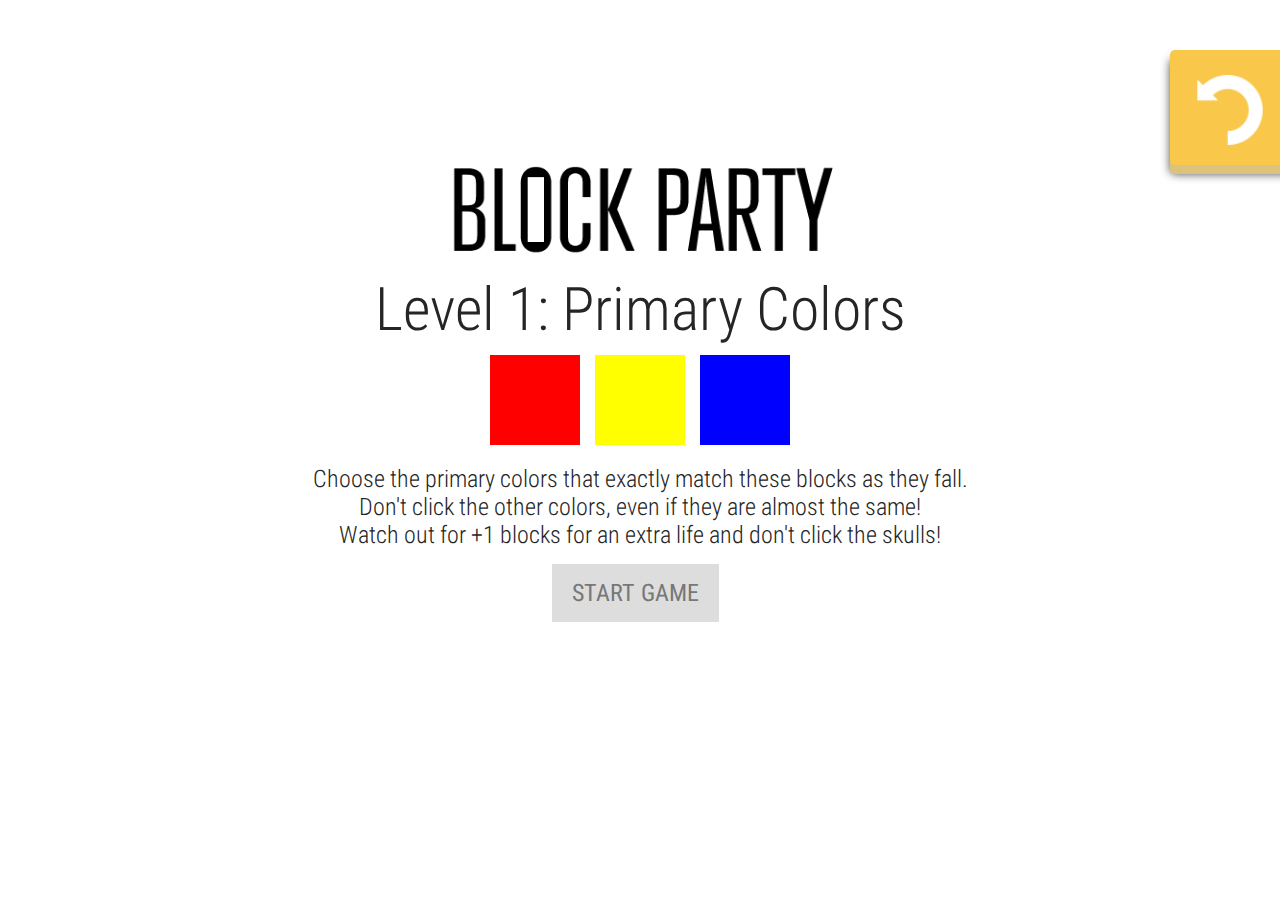
<file: appKui/index.html>
<!DOCTYPE html>
<html>
    <head>
    	<meta charset="UTF-8">
        <title>Block Party!</title>
        <link rel="stylesheet" type="text/css" href="style.css">
        <script src="jquery-2.1.0.min.js"></script>
        <script src="jquery-ui.min.js"></script>
		<script type="text/javascript" src="final.js"></script>
    </head>
    
    <body>

<a href="../apphomepage.html">
    <div class="backbutton">
        <img src="../return_white.png"></img>
    </div>
</a>
    
        <section id="center">
            <!--Header-->
            <header>
                <img src="blockparty10x.gif" height="100px" width="400px" alt="block party title image" />
            </header>
            
            <section id="main">
                <!--Main Play Area-->
                <section id="playArea">
                </section>
                <section id="wrongArea">
                    <span id="message">OOPS!</span>
                </section>
                <section id="backArea">
                </section>
            
                <!--Sidebar-->
                <section id="sidebar">
                    <div id="score">
                        <h2>Score</h2>
                        <p id="scoreNum">0</p>
                        <p id="multiplier">&nbsp;</p><br/>
                        <p id="livesLeft">3 lives left</p><br/>
                    </div>
                    
                
                    <div id="activeColor">
                        <h2>Active Colors</h2>
                        <br/>
                        <div id="active1">
                        </div>
                        <div id="active2">
                        </div>
                        <div id="active3">
                        </div>
                        <div id="active4">
                        </div>
                        <div id="active5">
                        </div>
                        <div id="active6">
                        </div>
                    </div>
                
                    <div id="controls">
                        <a href=""><h3 id="reset">RESET</h3></a>
                        <br/>
                        <a href=""><h2 id="music">MUSIC OFF</h2></a>
                        <a href=""><h2 id="sound">SOUND OFF</h2></a>
                    </div>
                    
                </section>
            </section>
            <footer>
            	<p style="font-size:.8em; font-weight:100; color:#dddddd"><br/>Created by Stephen Kui &amp; Raiyan Kan</p>
            </footer>
       </section>  

        <!--Popup window for Game Start-->
        <div id="startGame">
            <img src="blockparty10x.gif" height="120px" width="480px" alt="block party title image"/>
            <h1>Level 1: Primary Colors</h1>
            <div id="currentColors">
                <div id="s1">
                </div>
                <div id="s2">
                </div>
                <div id="s3">
                </div>
                <div id="currentClear"></div>
            </div>
            <h2 id="startText" style="margin-bottom:30px;">Choose the primary colors that exactly match these blocks as they fall.<br/>Don't click the other colors, even if they are almost the same!<br/>Watch out for +1 blocks for an extra life and don't click the skulls!</h2>
            <a id="begin" href="">START GAME</a>
        </div>
        
        <!--Popup window for Level up-->
        <div id="levelUp">
            <h2 id="levelText" style="margin-bottom:30px;"></h2>
            <a id="keepGoing" href="">KEEP GOING</a>
        </div>
        
        <!--Popup window for zone up-->
        <div id="zoneUp">
            <h2 id="zoneText" style="margin-bottom:30px;"></h2>
        </div>
        
        <!--Popup Window for Reset-->
        <div id="resetConfirm">
            <h2 style="margin-bottom:30px;">Are you sure you want to reset?</h2>
            <a class = "buttons" href="index.html">YES</a>
            <a id="cancelReset" href="">NO</a>
        </div>
        
	</body>
</html>
</file>
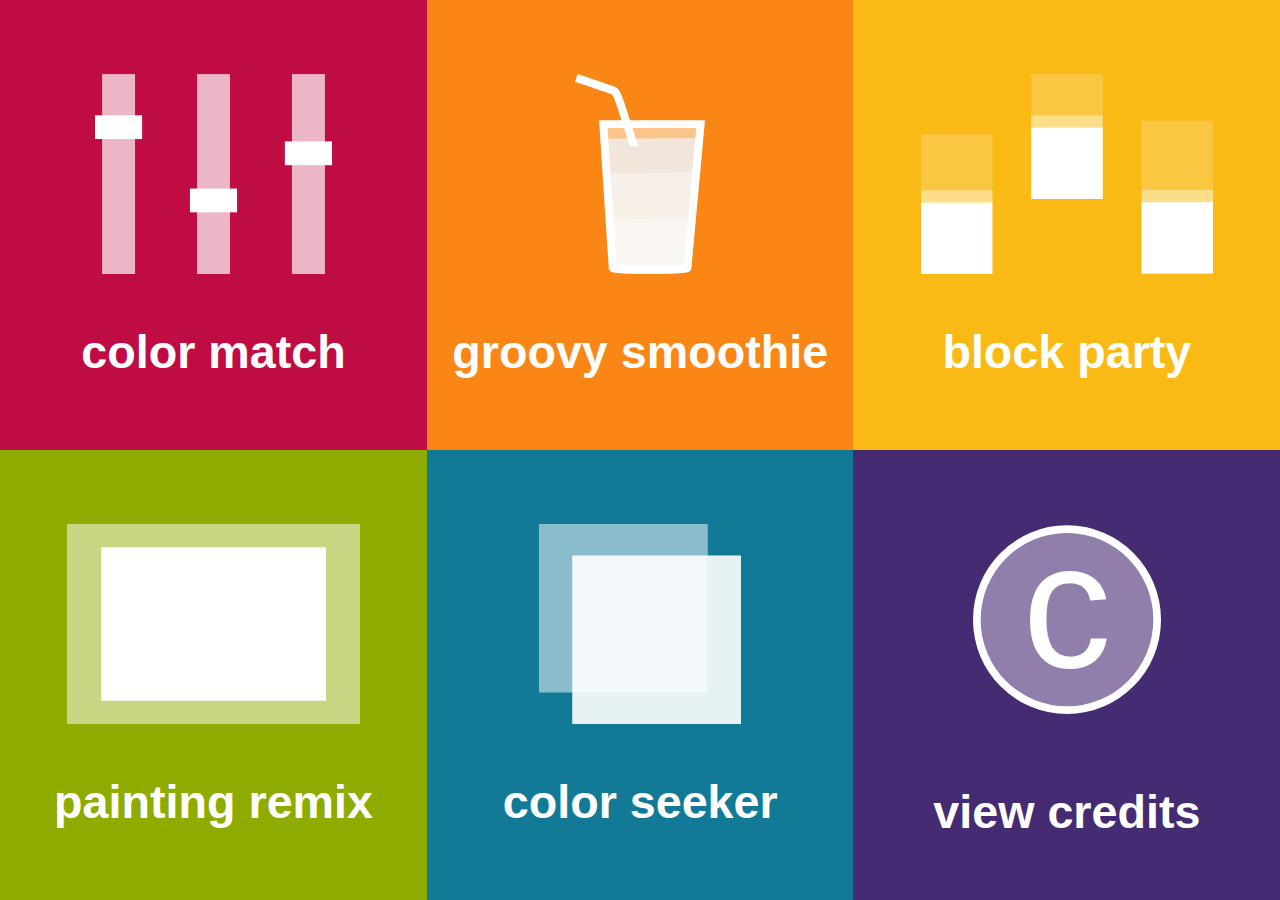
<file: apphomepage.html>
<!DOCTYPE html>
<html>


<head>
<link href='http://fonts.googleapis.com/css?family=Roboto:700' rel='stylesheet' type='text/css'>
	<link rel="stylesheet" type="text/css" href="homepagestyle.css">
	<script type="text/javascript" src="jquery-1.11.3.min.js"></script>

	<script type="text/javascript" src="jquery-ui.js"></script>

	<meta charset="UTF-8">
	<title>Choose an App</title>
</head>
<body>


	<div class="container">
		<section class="onehalf">

			<a class="link" href="appFong/mixnmatch.html" data-color="#BF3961">
				<div class="one-third one">
					<div class="centered">
			
					
				
						<div class="appIconName"  class="icon"> 
							<img class="appIconName a" src="slider.svg" class="icon">
						</div>
						<p class="appName appIconName">Color Match</p>
	
						<div class="creditinfo">
							<h4 class="first">Designed & Coded by</h4>
							 <h3 class="creditdiv">Ryan Fong</h3>
						 </div>
					</div>
				</div>
			</a>




		<a class="link" href="appPang/groovysmoothie.html"  data-color="#FAA34B">
				<div class="one-third two">
					<div class="centered">
				
						<img class="appIconName b" src="smoothie.svg" class="icon">
						<p class="appName appIconName">Groovy Smoothie</p>
						<div class="creditinfo">
							<h4 class="first">Designed & Coded by</h4>
							 <h3 class="creditdiv">Janice Pang & <br> Victoria Yuen-Ruan</h3>
						 </div>
					</div>
				</div>
			</a>

			<a class="link" href="appKui/index.html" data-color="#F9C84B">
				<div class="one-third three">
					<div class="centered">
				
						<img class="appIconName c" src="party.svg" class="icon">
						<p class="appName appIconName">Block Party</p>
						<div class="creditinfo">
							<h4 class="first">Designed & Coded by</h4>
							 <h3 class="creditdiv">Raiyan Khan &<br> Steven Kui</h3>
						 </div>
					</div>
				</div>
			</a>

		</section>
		<section class="onehalf">
			<a class="link"  href="appBazsuly/newpage.html"  data-color="#98AC34">
				<div class="one-third four">
					<div class="centered">

						<img class="appIconName d" src="remix.svg" class="icon">
						<p class="appName appIconName">Painting Remix</p>
						<div class="creditinfo">
							<h4 class="first">Designed & Coded by</h4>
							 <h3 class="creditdiv">Deborah Bazsuly</h3>
						</div>
					</div>
				</div>
			</a>

			<a class="link" href="appLau/lau.html" data-color="#2D8097">
				<div class="one-third five">
					<div class="centered">

				
						<img class="appIconName e" src="seeker.svg" class="icon">
						<p class="appName appIconName">Color Seeker</p>
						<div class="creditinfo">
							<span class="first">Designed & Coded by</span>
							 <h3 class="creditdiv">Victoria Lau</h3>
						 </div>
					</div>
				</div>
			</a>

			<a>
				<div class="one-third six credits">
					<div class="centered">

						<img class="appIconName f crediticon" src="credits.svg">
						<p class="creditsName">View Credits</p>
					<span class="lrgcredit">
					<div class="creditinfo">
						<p class="creditsName_active">Hide Credits</p>
						<h4 class="credittext">


						Professor Glenda Drew<br>
							Design 157, Intermediate Interactive, Spring 2015<br>
							Department of Design, UC Davis<br>
							<br>

							<span class="smaller">Kiosk Design, Developement, and Implementation by Deborah Bazsuly</span>


							</h4></span>








					</div>
							
					</div>
				</div>
			</a>
		</section>
	</div>


</body>

<script language="javascript" type="text/javascript" src="homepagejs.js"></script>

</html>
</file>
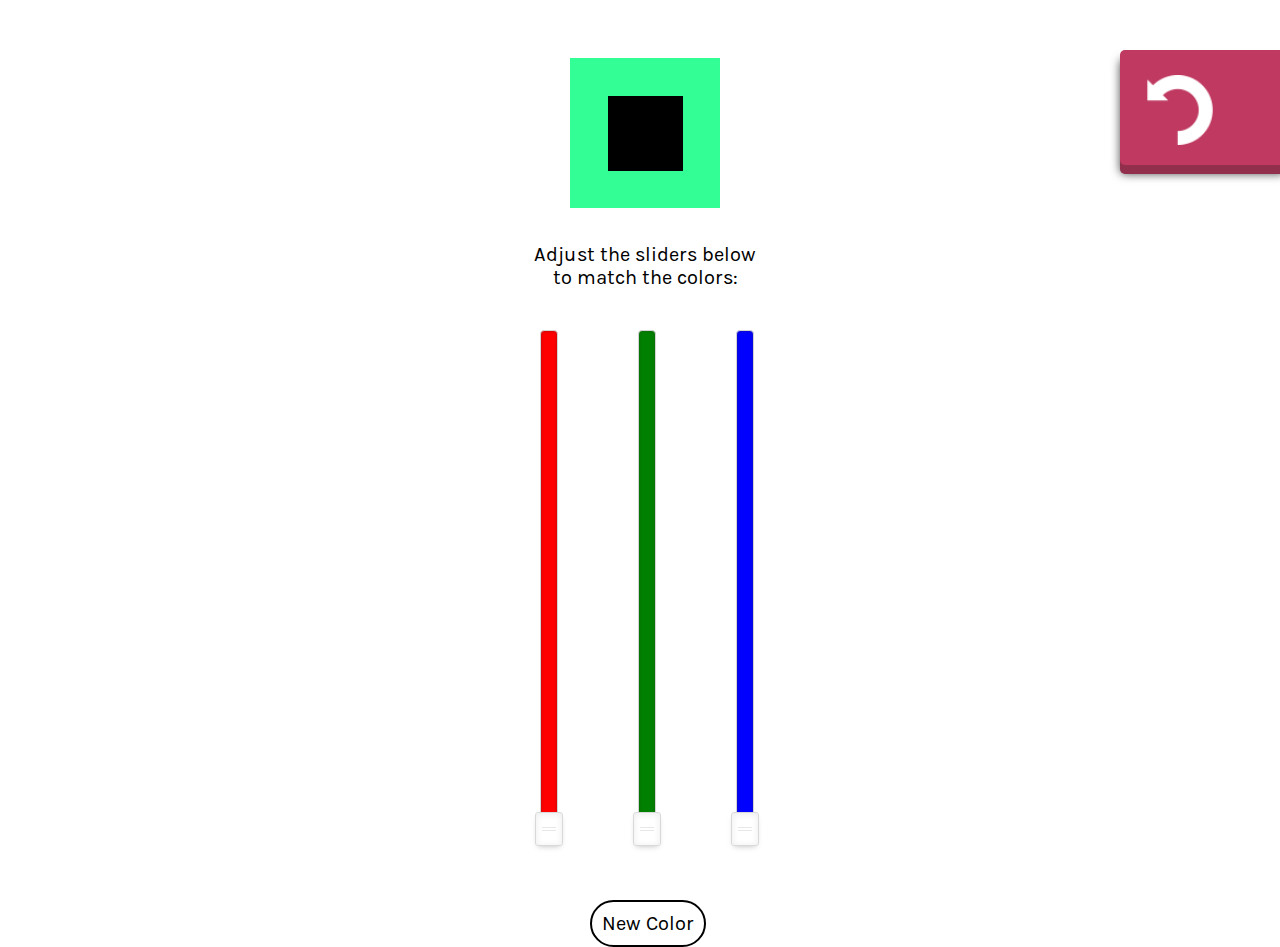
<file: appFong/mixnmatch.html>
<!DOCTYPE html>
<html>
<head>
    <link href="Ryan Fong - mixnmatch.css" rel="stylesheet" type="text/css">
    <link href="Ryan Fong - jquery.nouislider.css" rel="stylesheet" type="text/css">

    <title>Prototype 5</title>
</head>

<body>
    <a href="../apphomepage.html">
    <div class="backbutton"><img src="../return_white.png"></div></a>

    <div id="swatches">
        <div id="swatch"></div>

        <div id="match"></div>
    </div>

    <p id="msg">Adjust the sliders below to match the colors:</p>

    <script>
      function myOtherFunction() {
            var swatchColor;
            var swatchR = Math.floor((Math.random() * 255) + 1);
            var swatchG = Math.floor((Math.random() * 255) + 1);
            var swatchB = Math.floor((Math.random() * 255) + 1);
            swatchColor = 'rgb(' + swatchR + ',' + swatchG + ',' + swatchB + ')';
            document.getElementById("swatch").style.background = swatchColor;
            message = "Adjust the sliders below to match the colors: ";
            document.getElementById("msg").innerHTML = message;
            }
</script>
<section class="win">
    <h1>You win!</h1>
    <a class="b1" href="">Click here to play again!</a>
</section>


    <div id="colorpicker">
        <div class="sliders" id="red"></div>

        <div class="sliders" id="green"></div>

        <div class="sliders" id="blue"></div>

        <div class="result"></div>
    </div>

    <div class="b1" onclick="myOtherFunction()" style="margin-top: 100px">
        New Color 
</div>



        <script src="jquery-min.js"></script> 

        <script src="Ryan%20Fong%20-%20jquery.nouislider.all.js"></script>
         <script src="jquery-ui.js"></script> 
        <script src="Ryan%20Fong%20-%20mixnmatch.js"></script>
    
</body>
</html>
</file>
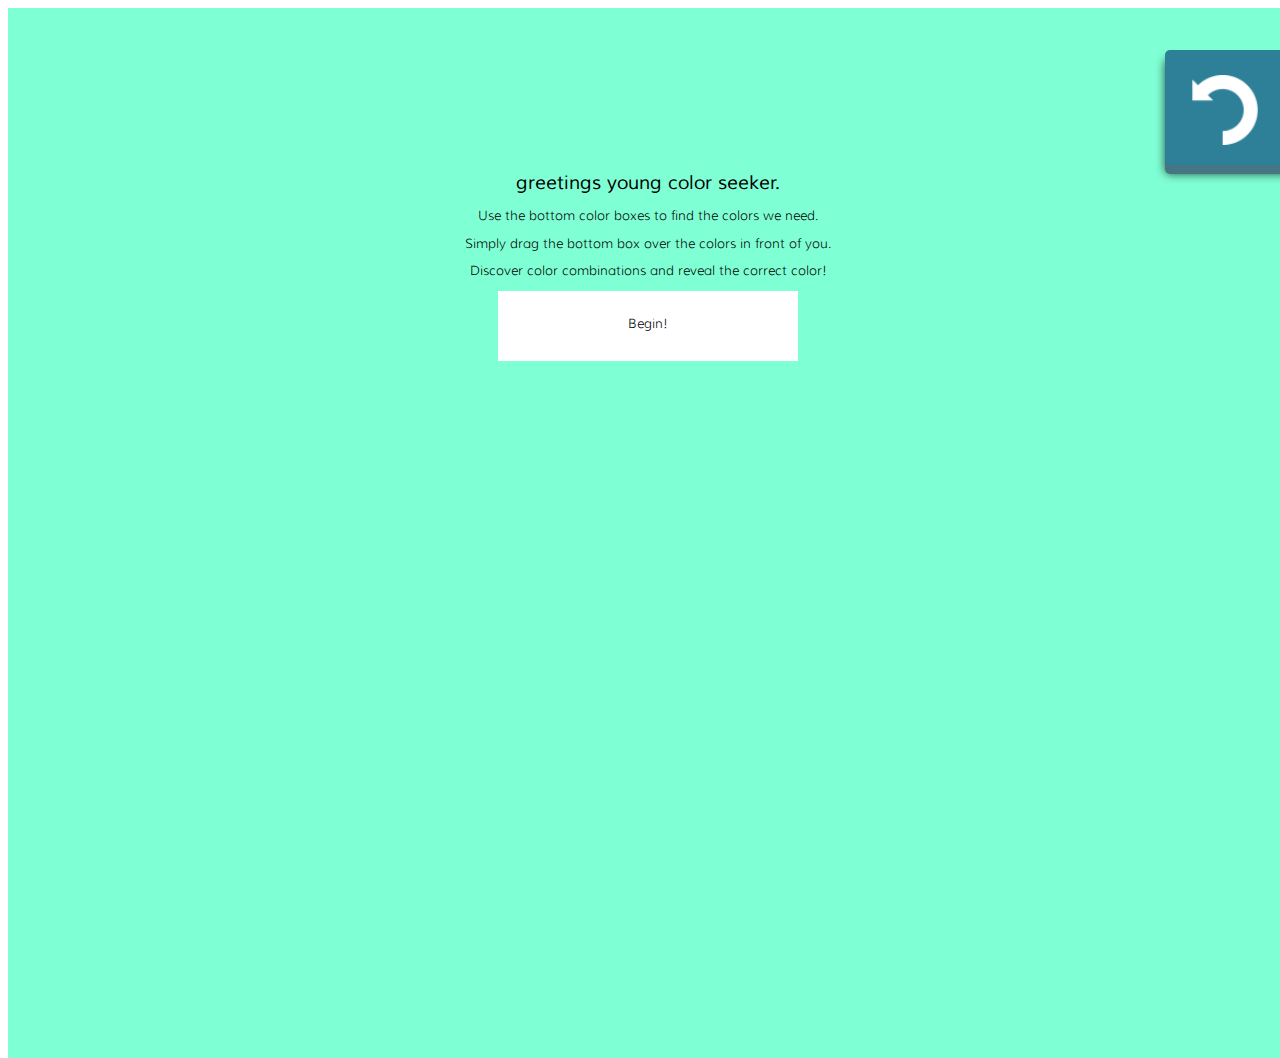
<file: appLau/lau.html>
<!DOCTYPE html>
<html>
    
<head>
    <meta charset="UTF-8">
    <title> finaltest2</title>
        <script src="jquery-min.js"></script>
        <script src="jquery-ui.min.js"></script>
    
        <!--PLUG IN FOR TOUCH SCREENS-->
        <script src="jquery.ui.touch-punch.min.js"></script>
        <script src="lau.js" type="text/javascript"></script>
    
        <!-- style sheet-->
        <link rel="stylesheet" href="lau.css">
</head>
<body>

<a href="../apphomepage.html">
    <div class="backbutton">
        <img src="../return_white.png"></img>
    </div>
</a>

    <section id="opening">
        <h1> greetings young color seeker. </h1>
        <p> Use the bottom color boxes to find the colors we need. </p>
        <p> Simply drag the bottom box over the colors in front of you. </p>
        <p> Discover color combinations and reveal the correct color!  </p>
        <p id="go"> Begin! </p>
    </section>
    
    <div id="wanted">
        <h1> this is the color we seek.</h1>
        <div id="seek" data-index="-1"></div>
        <p id="wanted1"> ORANGE</p>
    </div>
    
    <div id="congrats"> 
        <h1>you found it!</h1>
        <p id="congrats2"> yellow and red make the color orange, which is a secondary color.</p>
        <p class="reset"><a href="#"> play next round? </a></p>
    </div>
        
    <div id="sky">
        <div id="fish1"></div>
        <div class="wrong"></div>
        <div class="wrong"></div>
        <div class="wrong"></div>
        <div class="wrong"></div>
    </div>
    
    <div id="glass"></div>
    <div class="popup"><p> Drag me over the colors to find the one you need! </p></div>

    <section id='score'>
        <h1>score</h1>
        <p id="scoreValue">0</p>
    </section>
    
    <section id='rank'>
        <h1>rank</h1>
        <p id="rankValue"> Rookie color mixer</p>
    </section>
    
    <div id="finished"> 
        <p>Reset game?</p>
    </div>

</body>
    
</html>
</file>
<file: appKui/style.css>
* {
    margin: 0px;
    padding: 0px;
}

/* loading fonts */
/* roboto-condensed-300 - latin */
@font-face {
  font-family: 'Roboto Condensed';
  font-style: normal;
  font-weight: 300;
  src: url('roboto-condensed-v13-latin-300.eot'); /* IE9 Compat Modes */
  src: local('Roboto Condensed Light'), local('RobotoCondensed-Light'),
       url('roboto-condensed-v13-latin-300.eot?#iefix') format('embedded-opentype'), /* IE6-IE8 */
       url('roboto-condensed-v13-latin-300.woff2') format('woff2'), /* Super Modern Browsers */
       url('roboto-condensed-v13-latin-300.woff') format('woff'), /* Modern Browsers */
       url('roboto-condensed-v13-latin-300.ttf') format('truetype'), /* Safari, Android, iOS */
       url('roboto-condensed-v13-latin-300.svg#RobotoCondensed') format('svg'); /* Legacy iOS */
}
/* roboto-condensed-300italic - latin */
@font-face {
  font-family: 'Roboto Condensed';
  font-style: italic;
  font-weight: 300;
  src: url('roboto-condensed-v13-latin-300italic.eot'); /* IE9 Compat Modes */
  src: local('Roboto Condensed Light Italic'), local('RobotoCondensed-LightItalic'),
       url('roboto-condensed-v13-latin-300italic.eot?#iefix') format('embedded-opentype'), /* IE6-IE8 */
       url('roboto-condensed-v13-latin-300italic.woff2') format('woff2'), /* Super Modern Browsers */
       url('roboto-condensed-v13-latin-300italic.woff') format('woff'), /* Modern Browsers */
       url('roboto-condensed-v13-latin-300italic.ttf') format('truetype'), /* Safari, Android, iOS */
       url('roboto-condensed-v13-latin-300italic.svg#RobotoCondensed') format('svg'); /* Legacy iOS */
}
/* roboto-condensed-regular - latin */
@font-face {
  font-family: 'Roboto Condensed';
  font-style: normal;
  font-weight: 400;
  src: url('roboto-condensed-v13-latin-regular.eot'); /* IE9 Compat Modes */
  src: local('Roboto Condensed'), local('RobotoCondensed-Regular'),
       url('roboto-condensed-v13-latin-regular.eot?#iefix') format('embedded-opentype'), /* IE6-IE8 */
       url('roboto-condensed-v13-latin-regular.woff2') format('woff2'), /* Super Modern Browsers */
       url('roboto-condensed-v13-latin-regular.woff') format('woff'), /* Modern Browsers */
       url('roboto-condensed-v13-latin-regular.ttf') format('truetype'), /* Safari, Android, iOS */
       url('roboto-condensed-v13-latin-regular.svg#RobotoCondensed') format('svg'); /* Legacy iOS */
}
/* roboto-condensed-700 - latin */
@font-face {
  font-family: 'Roboto Condensed';
  font-style: normal;
  font-weight: 700;
  src: url('roboto-condensed-v13-latin-700.eot'); /* IE9 Compat Modes */
  src: local('Roboto Condensed Bold'), local('RobotoCondensed-Bold'),
       url('roboto-condensed-v13-latin-700.eot?#iefix') format('embedded-opentype'), /* IE6-IE8 */
       url('roboto-condensed-v13-latin-700.woff2') format('woff2'), /* Super Modern Browsers */
       url('roboto-condensed-v13-latin-700.woff') format('woff'), /* Modern Browsers */
       url('roboto-condensed-v13-latin-700.ttf') format('truetype'), /* Safari, Android, iOS */
       url('roboto-condensed-v13-latin-700.svg#RobotoCondensed') format('svg'); /* Legacy iOS */
}
/* roboto-condensed-italic - latin */
@font-face {
  font-family: 'Roboto Condensed';
  font-style: italic;
  font-weight: 400;
  src: url('roboto-condensed-v13-latin-italic.eot'); /* IE9 Compat Modes */
  src: local('Roboto Condensed Italic'), local('RobotoCondensed-Italic'),
       url('roboto-condensed-v13-latin-italic.eot?#iefix') format('embedded-opentype'), /* IE6-IE8 */
       url('roboto-condensed-v13-latin-italic.woff2') format('woff2'), /* Super Modern Browsers */
       url('roboto-condensed-v13-latin-italic.woff') format('woff'), /* Modern Browsers */
       url('roboto-condensed-v13-latin-italic.ttf') format('truetype'), /* Safari, Android, iOS */
       url('roboto-condensed-v13-latin-italic.svg#RobotoCondensed') format('svg'); /* Legacy iOS */
}
/* roboto-condensed-700italic - latin */
@font-face {
  font-family: 'Roboto Condensed';
  font-style: italic;
  font-weight: 700;
  src: url('roboto-condensed-v13-latin-700italic.eot'); /* IE9 Compat Modes */
  src: local('Roboto Condensed Bold Italic'), local('RobotoCondensed-BoldItalic'),
       url('roboto-condensed-v13-latin-700italic.eot?#iefix') format('embedded-opentype'), /* IE6-IE8 */
       url('roboto-condensed-v13-latin-700italic.woff2') format('woff2'), /* Super Modern Browsers */
       url('roboto-condensed-v13-latin-700italic.woff') format('woff'), /* Modern Browsers */
       url('roboto-condensed-v13-latin-700italic.ttf') format('truetype'), /* Safari, Android, iOS */
       url('roboto-condensed-v13-latin-700italic.svg#RobotoCondensed') format('svg'); /* Legacy iOS */
}


/* kiosk interface back button */

.backbutton{
    z-index:999999999999999;
    width:165px;
    height:115px;
    position:fixed;
    border-radius:5px;
    background-color:#F9C84B;
    top:50px;
    right:-5px;

    -webkit-box-shadow: 0px 9px 0px #DDC27C, 0px 9px 10px rgba(0,0,0,.7);
    -moz-box-shadow: 0px 9px 0px #DDC27C, 0px 9px 10px rgba(0,0,0,.7);
    box-shadow: 0px 9px 0px #DDC27C, 0px 9px 10px rgba(0,0,0,.7);

    -webkit-transition: all .1s ease;
    -moz-transition: all .1s ease;
    -ms-transition: all .1s ease;
    -o-transition: all .1s ease;
    transition: all .1s ease;
}


.backbutton:active{
    z-index:999999999999999;
    -webkit-box-shadow: 0px 3px 0px #DDC27C, 0px 3px 5px rgba(0,0,0,.9);
    -moz-box-shadow: 0px 3px 0px #DDC27C, 0px 3px 5px rgba(0,0,0,.9);
    box-shadow: 0px 3px 0px #DDC27C, 0px 3px 5px rgba(0,0,0,.9);
    position: fixed;
    top: 56px;
    right:-5px;
    background-color:#F9BA15;
}

.backbutton img{
    z-index:999999999999999;
    height:auto;
    width:70px;
    margin:0px;
    margin-left:25px;
      margin-top:25px;
    padding:0px;

}

/* begin app code */



body {
    background:#fff;
    color:#777;
    font-family: "Roboto Condensed", helvetica, sans-serif;
    height: 100%;
    overflow: hidden;
    
    -webkit-touch-callout: none;
    -webkit-user-select: none;
    -khtml-user-select: none;
    -moz-user-select: none;
    -ms-user-select: none;
    user-select: none;
}
a{
    text-decoration:none;
    color:#777;
}
h1 {
    font-weight:300;
    font-size:60px;
    margin-bottom:10px;
}
h2 {
    font-size:24px;
    font-weight:200;
}
h3 {
    font-size:36px;
    font-weight:500;
}
h4 {
    font-size:60px;
    font-weight:500;
}
header {
    margin-left:100px;
    width:800px;
    padding:20px;
    background:#fff;
    position:relative;
    z-index:10;
}
footer {
    clear:both;
    margin-left:100px;
    width:1200px;
    height:250px;
    background:#fff;
    position:relative;
    top:-5px;
    z-index:10;
}
#resetConfirm {
    position:fixed;
    left:0;
    top:0;
    width:100%;
    height:100%;
    color:#252525;
    background:rgba(255,255,255,0.8);
    text-align:center;
    z-index:10;
    padding-top:300px;
    visibility:hidden;
}
.buttons {
    display:inline;
    background:#ddd;
    padding:15px 20px;
    font-size:24px;
    margin-right:10px;
}
#cancelReset {
    display:inline;
    background:#ddd;
    padding:15px 20px;
    font-size:24px;
    margin-right:10px;
}

#levelUp {
    position:fixed;
    left:0;
    top:0;
    width:100%;
    height:100%;
    color:#252525;
    background:rgba(255,255,255,0.8);
    text-align:center;
    z-index:10;
    padding-top:200px;
    visibility:hidden;
}
#keepGoing {
    display:inline;
    background:#ddd;
    padding:15px 20px;
    font-size:24px;
    margin-right:10px;
}
#zoneUp {
    position:fixed;
    left:0;
    top:0;
    width:100%;
    height:100%;
    color:#ffffff;
    background:#ffffff;
    text-align:center;
    z-index:15;
    padding-top:300px;
    visibility:hidden;
}
#startGame {
    position:fixed;
    left:0;
    top:0;
    width:100%;
    height:100%;
    color:#252525;
    background:rgba(255,255,255,1);
    text-align:center;
    z-index:10;
    padding-top:150px;
    visibility:visible;
}
#begin {
    display:inline;
    background:#ddd;
    padding:15px 20px;
    font-size:24px;
    margin-right:10px;
}


#center {
    margin:0 auto;
    width:1200px;
}
#main {
    margin:0 auto;
    width:100%
    height:600px;
}
#playArea {
    width:800px;
    margin-left:100px;
    height:500px;
    float:left;
    overflow:hidden;
    z-index:2;
    cursor:cell;
}
#wrongArea {
    cursor:cell;
    width:800px;
    margin-left:100px;
    height:500px;
    position:absolute;
    background:rgba(255, 0, 0, 0.5);
    top:142px;
    float:left;
    z-index:1;
    text-align:center;
    padding-top:120px;
    font-size:200px;
    color:#fff;
}
#backArea {
    cursor:cell;
    width:800px;
    margin-left:100px;
    height:500px;
    position:absolute;
    background:#eee;
    top:142px;
    float:left;
    z-index:0;
}
#sidebar {
    float:left;
    width:178px;
    margin-right:10%;
    height:490px;
    background:#fff;
    border-right:2px solid #eee;
    border-top:2px solid #eee;
    border-bottom:2px solid #eee;
}
#score {
    padding:20px 20px 0px 20px;
}
#scoreNum {
    font-size:38px;
    margin-botom:10px;
    color:#000;
}
#livesLeft {
    font-weight:400;
    font-size:21px;
}
#activeColor {
    padding:10px 20px 20px 20px;
}
#active1 {
    width:40px;
    height:40px;
    background:#ff0000;
    float:left;
}
#active2 {
    margin-top:0px;
    width:40px;
    height:40px;
    background:#ffff00;
    float:left;
}
#active3 {
    margin-top:0px;
    width:40px;
    height:40px;
    background:#0000ff ;
    float:left;
}
#active4 {
    width:40px;
    height:40px;
    background:#fff;
    float:left;
}
#active5 {
    margin-top:0px;
    width:40px;
    height:40px;
    background:#fff;
    float:left;
}
#active6 {
    margin-top:0px;
    width:40px;
    height:40px;
    background:#fff;
    float:left;
}
#currentColors {
    width:300px;
    margin:0 auto;
}
#currentClear {
    clear:both;
    margin-bottom:20px;
}
#s1 {
    width:90px;
    height:90px;
    background:#ff0000;
    float:left;
}
#s2 {
    margin-top:0px;
    margin-left:15px;
    width:90px;
    height:90px;
    background:#ffff00;
    float:left;
}
#s3 {
    margin-top:0px;
    margin-left:15px;
    width:90px;
    height:90px;
    background:rgb(0, 0, 255);
    float:left;
}
#nextColors {
    width:300px;
    margin:0 auto;
}
#nextClear {
    clear:both;
    margin-bottom:20px;
}
#l1 {
    width:90px;
    height:90px;
    background:#ff0000;
    float:left;
}
#l2 {
    margin-top:0px;
    margin-left:15px;
    width:90px;
    height:90px;
    background:#ffff00;
    float:left;
}
#l3 {
    margin-top:0px;
    margin-left:15px;
    width:90px;
    height:90px;
    background:rgb(0, 0, 255);
    float:left;
}
#l4 {
    width:90px;
    height:90px;
    margin-left:15px;
    background:#ff0000;
    float:left;
}
#l5 {
    margin-top:0px;
    margin-left:15px;
    width:90px;
    height:90px;
    background:#ffff00;
    float:left;
}
#l6 {
    margin-top:0px;
    margin-left:15px;
    width:90px;
    height:90px;
    background:rgb(0, 0, 255);
    float:left;
}

#controls {
    padding:20px;
    clear:both;
}
.blocks {
    width:90px;
    height:90px;
    z-index:3;
    top:-3200px;
}
.dummies {
    width:90px;
    height:90px;
    z-index:2;
    top:-3200px;
}
.special {
    width:90px;
    height:65px;
    z-index:3;
    top:-3200px;
    background:url('images/rainbow.gif');
    color:#fff;
    text-align:center;
    font-size:36px;
    font-weight:700;
    padding-top:25px;
    overflow:hidden;
}
.skull {
    width:90px;
    height:90px;
    z-index:7;
    top:-3200px;
    background:url('images/skull.png') center no-repeat;
    overflow:hidden;
}
</file>
<file: homepagestyle.css>
body{
	padding:0;
	margin:0 auto;
	font-family:sans-serif;
	overflow:hidden;
	font-family: 'Helvetica', sans-serif;
}
.container{
	opacity:0;
	transition: opacity .125s ease-in-out;
	-moz-transition: opacity .125s ease-in-out;
	-webkit-transition: opacity .125s ease-in-out;
	width:100%;
	height:100%;
	position:relative;
}
.container.visible {
	opacity: 1;
	transition: opacity .25s ease-in-out;
	-moz-transition: opacity .25s ease-in-out;
	-webkit-transition: opacity .25s ease-in-out;
}
.onehalf{
	width:100vw;
	height:50vh
}
.one-third {
	width:33.333vw;
	float:left;
	height:50vh;
	text-align: center;
}
.one-third:before {
	content: '';
	display: inline-block;
	height: 100%;
	vertical-align: middle;
	margin-right: -0.25em;
}
.centered {
	display: inline-block;
	vertical-align: middle;
	margin:auto;
	padding: 10px 15px;
		text-align:center;
}
.one{
	background-color:#BF0C43;
}
.oneactive{
	background-color:#BF3961;
}

.one:active{
	background-color:#BF3961;
}
.newbga{
	background-color:#BF0C43;
}

.two{
	background-color:#F98615;
}

.twoactive{
	background-color:#FAA34B;
}
.two:active{
	background-color:#FAA34B;
}
.newbgb{
	background-color:#F98615;
}


.three{
	background-color:#F9BA15;
}

.threeactive{
	background-color:#F9C84B;
}

.three:active{
	background-color:#F9C84B;
}
.newbgc{
	background-color:#F9BA15;
}


.four{
	background-color:#8EAC00;
}

.fouractive{
	background-color:#98AC34;
}

.four:active{
	background-color:#98AC34;
}

.newbgd{
	background-color:#8EAC00;
}


.five{
	background-color:#127A97;
}

.fiveactive{
	background-color:#2D8097;
}
.five:active{
	background-color:#2D8097;
}
.newbge{
	background-color:#127A97;
}


.six{
	background-color:#452B72;
}

.sixactive{
	background-color:#574477;
}

.six:active{
	background-color:#574477;
}
.newbgf{
	background-color:#452B72;
}



img{
	padding-top:50px;
	height:200px;
}


.appName{
	position:relative;
	color:white;
	text-align:center;
	font-size:35pt;

	text-transform:lowercase;
font-weight:600;		
}

.appName_active{
	position:relative;
	bottom:50px;
	color:rgba(255, 255, 255, 0.5);
	font-size:25pt;
	text-transform:lowercase;
	text-align:center;
font-weight:600;	
}

.faded{
	width:150px;
	opacity:.3;
	position:relative;
	bottom:50px;

}
h3{
	color:white;
	font-size:18pt;
	font-weight:500;
	position:relative;
	bottom:55px;
		text-align:center;

}
.first{
	font-size:14pt;
	color:rgba(255, 255, 255, 0.9);
	bottom:40px;
	font-weight:100;
	position:relative;
}


 .credittext{
 	color:white;
 	text-align:left !important;

 }
 .creditinfo{
 	position:relative;
 	text-align:center;
 	bottom:30px;
 }

 .creditsName{
	padding-top:50px;
	position:relative;

	text-align:center;
	color:white;
	font-size:35pt;
	font-weight:bold;
	text-transform:lowercase;
	padding-top:20px;
 }


 .creditsName_active{
 	bottom:178px;

	position:relative;

	text-align:center;
	color:white;
	font-size:28pt;
	font-weight:bold;
	text-transform:lowercase;

 }
 h4{
 	position:relative;
 	bottom:100px;
 	font-weight:200;
 	font-size:15pt;}

.smaller{
	font-size:13pt;
}
</file>
<file: appFong/Ryan Fong - mixnmatch.css>
body{
/*    background-color: color;*/
/*    background-color: black;*/
    width:360px;
    margin-left: auto;
    margin-right: auto;
}


/* load fonts */

/* karla-regular - latin */
@font-face {
  font-family: 'Karla';
  font-style: normal;
  font-weight: 400;
  src: url('karla-v5-latin-regular.eot'); /* IE9 Compat Modes */
  src: local('Karla'), local('Karla-Regular'),
       url('karla-v5-latin-regular.eot?#iefix') format('embedded-opentype'), /* IE6-IE8 */
       url('karla-v5-latin-regular.woff2') format('woff2'), /* Super Modern Browsers */
       url('karla-v5-latin-regular.woff') format('woff'), /* Modern Browsers */
       url('karla-v5-latin-regular.ttf') format('truetype'), /* Safari, Android, iOS */
       url('karla-v5-latin-regular.svg#Karla') format('svg'); /* Legacy iOS */
}
/* karla-700 - latin */
@font-face {
  font-family: 'Karla';
  font-style: normal;
  font-weight: 700;
  src: url('karla-v5-latin-700.eot'); /* IE9 Compat Modes */
  src: local('Karla Bold'), local('Karla-Bold'),
       url('karla-v5-latin-700.eot?#iefix') format('embedded-opentype'), /* IE6-IE8 */
       url('karla-v5-latin-700.woff2') format('woff2'), /* Super Modern Browsers */
       url('karla-v5-latin-700.woff') format('woff'), /* Modern Browsers */
       url('karla-v5-latin-700.ttf') format('truetype'), /* Safari, Android, iOS */
       url('karla-v5-latin-700.svg#Karla') format('svg'); /* Legacy iOS */
}

/* kiosk interface back button */

.backbutton{
    z-index:999999999999999;
    width:165px;
    height:115px;
    position:fixed;
    border-radius:5px;
    background-color:#BF3961;
    top:50px;
    right:-5px;

    -webkit-box-shadow: 0px 9px 0px #912F4D, 0px 9px 10px rgba(0,0,0,.7);
    -moz-box-shadow: 0px 9px 0px #912F4D, 0px 9px 10px rgba(0,0,0,.7);
    box-shadow: 0px 9px 0px #912F4D, 0px 9px 10px rgba(0,0,0,.7);

    -webkit-transition: all .1s ease;
    -moz-transition: all .1s ease;
    -ms-transition: all .1s ease;
    -o-transition: all .1s ease;
    transition: all .1s ease;
}


.backbutton:active{
    z-index:999999999999999;
    -webkit-box-shadow: 0px 3px 0px #912F4D, 0px 3px 5px rgba(0,0,0,.9);
    -moz-box-shadow: 0px 3px 0px #912F4D, 0px 3px 5px rgba(0,0,0,.9);
    box-shadow: 0px 3px 0px #912F4D, 0px 3px 5px rgba(0,0,0,.9);
    position: fixed;
    top: 56px;
    right:-5px;
    background-color:#BF0C43;
}

.backbutton img{
        z-index:999999999999999;
    height:auto;
    width:70px;
    margin:0px;
    margin-left:25px;
      margin-top:25px;
    padding:0px;
}


/* begin app code */


.win{
    z-index:999999999;
width:500px;
height:250px;
position:fixed;
text-align:center;

border: 2px solid black;
padding:20px;
top:35%;
 font-family: 'Karla', sans-serif;
 left:35%;
 display:none;
}

h1{
    font-size:25pt;
    padding-top:40px;
}
a{
    text-decoration:none;
    background-color:white;
    color:black;
}

a:active{
    background-color:black;
    color:white;
}

.win a{
    margin-top:15px;
    padding-bottom:15px;
}
.sliders{
    height:500px;
    float:left;
    width:20px;
    margin-left: 80px;
    margin-top: -60px;
    margin-bottom: -30px;
    
}
div{
    display:inline;
    float:left;
}

#colorpicker{
    margin-top: 20%;
    margin-left:auto;

    width:300px;
}

#red{
    background-color: red;
}

#blue{
    background-color: blue;
}

#green{
    background-color: green;
}

p {
    font-family: 'Karla', sans-serif;
    font-size: 20px;
    color: black;
    background-color: white;
    width: 25px;
    height: 20px;
    display: block;
    float: left;
    text-align: right;
    padding: 5px 10px 5px 10px;
}

#rVal {
    margin-left: 67px;
    text-align: center;
}

#gVal {
    margin-left: 49px;
    text-align: center;
}

#bVal {
    margin-left: 48px;
    text-align: center;
}

#values {
    display: block;
    float: left;
    width: 500px;
    margin-left: auto;
    margin-right: auto;
}

/*
#test {
    border-width: medium;
    border-color: black;
}

#one {
    width: 50px;
    height 50px;
}
*/

/*
#rVal, #gVal, #bVal {
}
*/


/*
button {
    float: left;
    display: block;
    margin-left: 150px;;
    margin-top: 0px;
}
*/

.b1 {
    font-family: 'Karla', sans-serif;
    font-size: 20px;
    float: left;
    display: block;
    margin-left: 130px;;
    margin-top: 0px;
    padding: 10px;
    border-style: solid;
    border-width: 2px;
    border-radius: 30px;
}

.b1 {
    margin-top: 100px;
}

.b1:active {
    background-color: black;
    color: white;
} 

#b2 {
}

#msg {
    text-align: center;
    width: 230px;
    display: block;
    margin-top: 180px;
    margin-bottom: 50px;
    margin-left: 60px;
    
}

#swatch {
    position: absolute;
    z-index: 0;
    display: block;
    width: 150px;
    height: 150px;
}

#match {
    position: absolute;
    z-index: 1;
    display: block;
    width: 75px;
    height: 75px;
    margin-top: 37.5px;
    margin-left: 37.5px;
    margin-right: 50px;
    background-color: black;
/*    border-style: solid;*/
/*    border-width: thin;*/
    
}

#swatches {
    width: 200px;
    float: left;
    margin-left: 110px;
    margin-top: 50px;
}

/*
#rED {
    margin-left: 67px;
}

#gVal {
    margin-left: 49px;
}

#bVal {
    margin-left: 48px;
}

#values {
    display: block;
    float: left;
    width: 500px;
    margin-left: auto;
    margin-right: auto;
}*/
</file>
<file: appLau/lau.css>
/*CSS*/

/* muli-300 - latin */
@font-face {
  font-family: 'Muli';
  font-style: normal;
  font-weight: 300;
  src: url('muli-v7-latin-300.eot'); /* IE9 Compat Modes */
  src: local('Muli Light'), local('Muli-Light'),
       url('muli-v7-latin-300.eot?#iefix') format('embedded-opentype'), /* IE6-IE8 */
       url('muli-v7-latin-300.woff2') format('woff2'), /* Super Modern Browsers */
       url('muli-v7-latin-300.woff') format('woff'), /* Modern Browsers */
       url('muli-v7-latin-300.ttf') format('truetype'), /* Safari, Android, iOS */
       url('muli-v7-latin-300.svg#Muli') format('svg'); /* Legacy iOS */
}
/* muli-regular - latin */
@font-face {
  font-family: 'Muli';
  font-style: normal;
  font-weight: 400;
  src: url('muli-v7-latin-regular.eot'); /* IE9 Compat Modes */
  src: local('Muli'),
       url('muli-v7-latin-regular.eot?#iefix') format('embedded-opentype'), /* IE6-IE8 */
       url('muli-v7-latin-regular.woff2') format('woff2'), /* Super Modern Browsers */
       url('muli-v7-latin-regular.woff') format('woff'), /* Modern Browsers */
       url('muli-v7-latin-regular.ttf') format('truetype'), /* Safari, Android, iOS */
       url('muli-v7-latin-regular.svg#Muli') format('svg'); /* Legacy iOS */
}


* {
    overflow: hidden;
}

h1 {
    font-weight: 400;
    font-family: 'Muli', serif;
}

p, a {
    font-weight: 300;
    font-family: 'Muli', sans-serif;
}


/* kiosk interface back button */

.backbutton{
    z-index:999999999999999;
    width:165px;
    height:115px;
    position:fixed;
    border-radius:5px;
    background-color:#2D8097;
    top:50px;
    right:0px;

    -webkit-box-shadow: 0px 9px 0px #467683, 0px 9px 10px rgba(0,0,0,.7);
    -moz-box-shadow: 0px 9px 0px #467683, 0px 9px 10px rgba(0,0,0,.7);
    box-shadow: 0px 9px 0px #467683, 0px 9px 10px rgba(0,0,0,.7);

    -webkit-transition: all .1s ease;
    -moz-transition: all .1s ease;
    -ms-transition: all .1s ease;
    -o-transition: all .1s ease;
    transition: all .1s ease;
}


.backbutton:active{
    z-index:999999999999999;
    -webkit-box-shadow: 0px 3px 0px #467683, 0px 3px 5px rgba(0,0,0,.9);
    -moz-box-shadow: 0px 3px 0px #467683, 0px 3px 5px rgba(0,0,0,.9);
    box-shadow: 0px 3px 0px #467683, 0px 3px 5px rgba(0,0,0,.9);
    position: fixed;
    top: 56px;
    right:-5px;
    background-color:#127A97;
}

.backbutton img{
    z-index:999999999999999;
    height:auto;
    width:70px;
    margin:0px;
    margin-left:25px;
      margin-top:25px;
    padding:0px;

}

/* begin app code */
#opening {
    position: absolute;
    padding-top: 150px;
    width: 100%;
    height: 100%;
    background-color: aquamarine;
    text-align: center;
    z-index: 9999;
}

#go {
    margin-left: auto;
    margin-right: auto;
    padding-top: 25px;
    width: 300px;
    height: 45px;
    background-color: white;
}

#go:hover {
    background-color: grey;
}

#timeleft,#score {
    position: absolute;
    width: 80px;
}

#score {
    position: absolute;
    bottom: 0;
}

#rank {
    position: absolute;
    bottom: 0;
    left: 100px;
}

h1 {
    font-size: 1.2em;
}

p {
    font-size: .8em;
}

#wanted {
    margin-left:auto;
    margin-right:auto;
    z-index: 9999;
    width: 300px;
    text-align: center;
    margin-bottom: 10px;
    padding-bottom: 15px;
    border: dashed;
}

#congrats {
    z-index: 99999;
    color: white;
    position: absolute;
    left: 38%;
    width: 470px;
    height: 200px;
    margin-left: auto;
    margin-right: auto;
    padding-top: 50px;
    left: 0;
    right: 0;
    text-align: center;
    padding-bottom: 5px;
    padding-left: 15px;
    padding-right: 15px;
    background-color: #04B4AE;
    border: dashed white;
}

.reset>a {
    text-decoration: none;
    color: black;
}

.reset {
    background-color: white;
    padding: 20px;
    width: 110px;
    margin-left: auto;
    margin-right: auto;
}

.reset:hover {
    background-color: aquamarine;
}

.popup {
    text-align: center;
}

#seek {   
    margin-left: auto;
    margin-right: auto;
    width: 100px;
    height: 100px;
}

#glass {
    background-color: yellow;
    margin-left: auto;
    margin-right: auto;
    z-index: 8;
    width: 150px;
    height: 150px;
    opacity: .5;
}

#sky {
    text-align: center;
    margin-left:auto;
    margin-right:auto;
    padding-top: 5px;
    padding-bottom: 5px;
    width: 90%;
    overflow: hidden;
}

#fish1, .wrong {
    margin: 5px;
    display: inline-block;
    background-color: red;
    z-index: 1;
    width: 150px;
    height: 150px;
    background-repeat: no-repeat;
}

#fish1 {
    background-color: red;
}

#finished {
    float: right;
    width: 100px;
    text-align: center;
    background-color: #F2F2F2;
}

#finished:hover {
    background-color: aquamarine;
}
</file>
